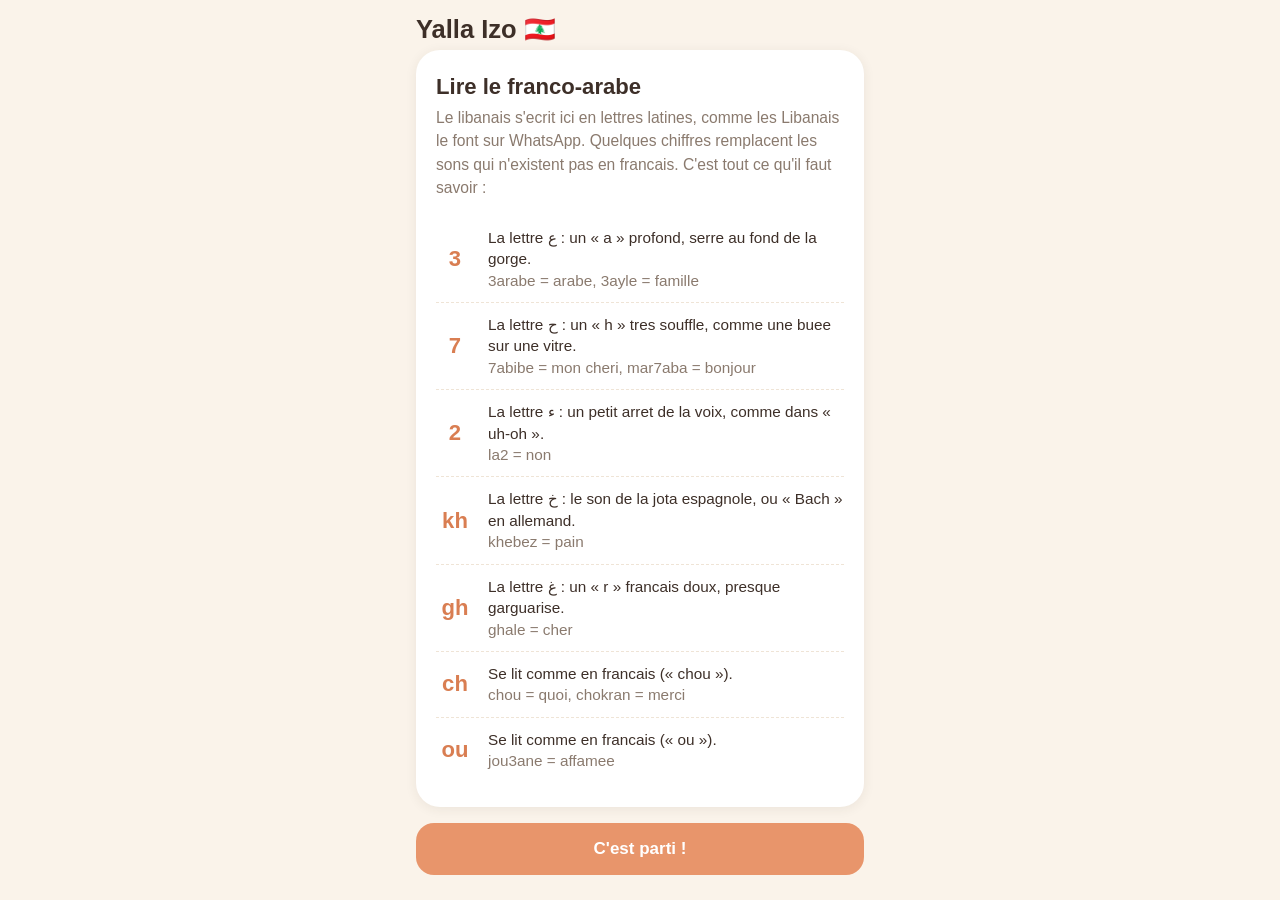
<file: index.html>
<!DOCTYPE html>
<html lang="fr">
<head>
  <meta charset="UTF-8">
  <meta name="viewport" content="width=device-width, initial-scale=1.0, viewport-fit=cover">
  <meta name="theme-color" content="#faf3ea">
  <meta name="apple-mobile-web-app-capable" content="yes">
  <meta name="apple-mobile-web-app-status-bar-style" content="default">
  <meta name="apple-mobile-web-app-title" content="Yalla Izo">
  <title>Yalla Izo, apprendre le libanais</title>
  <link rel="manifest" href="manifest.json">
  <link rel="apple-touch-icon" href="icons/icon-192.png">
  <link rel="stylesheet" href="styles.css">
</head>
<body>
  <div id="app">
    <!-- Les ecrans sont generes par app.js -->
  </div>
  <script src="data/phrases.js"></script>
  <script src="data/audio_manifest.js"></script>
  <script src="app.js"></script>
</body>
</html>
</file>
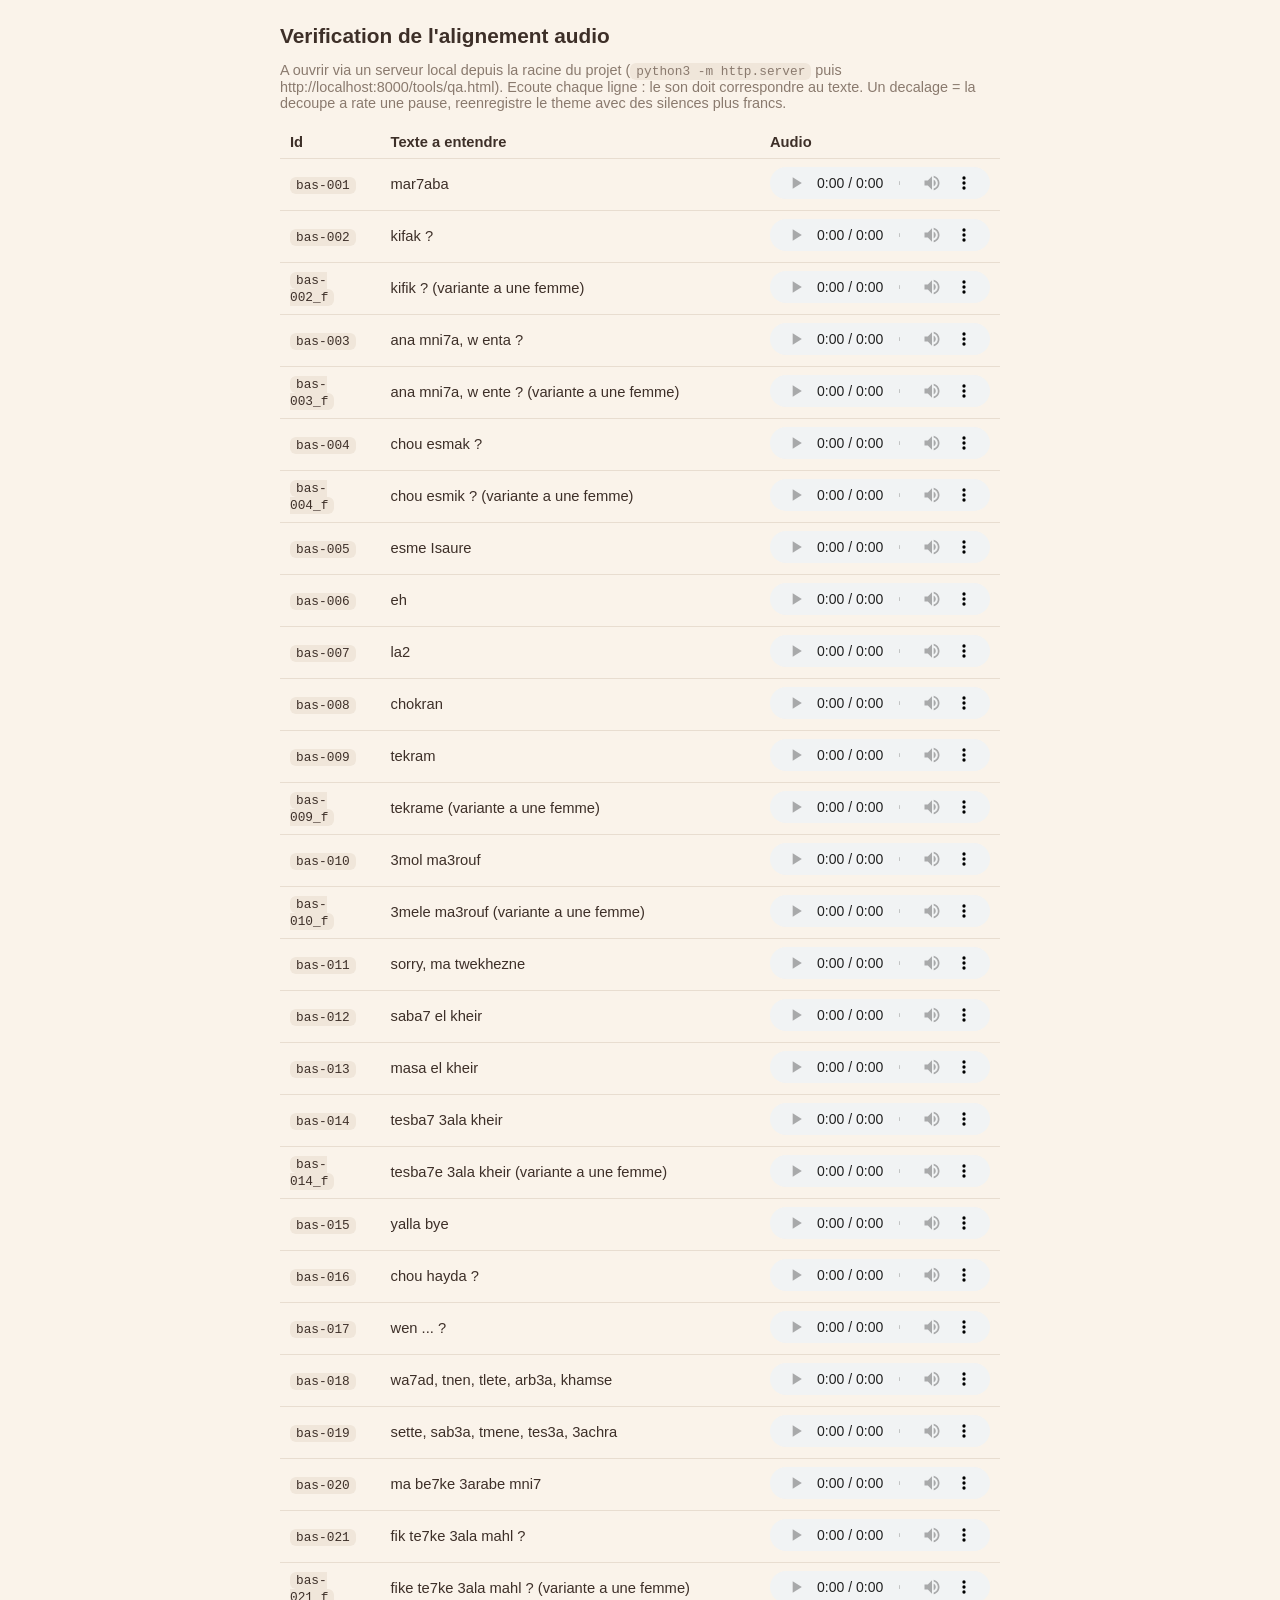
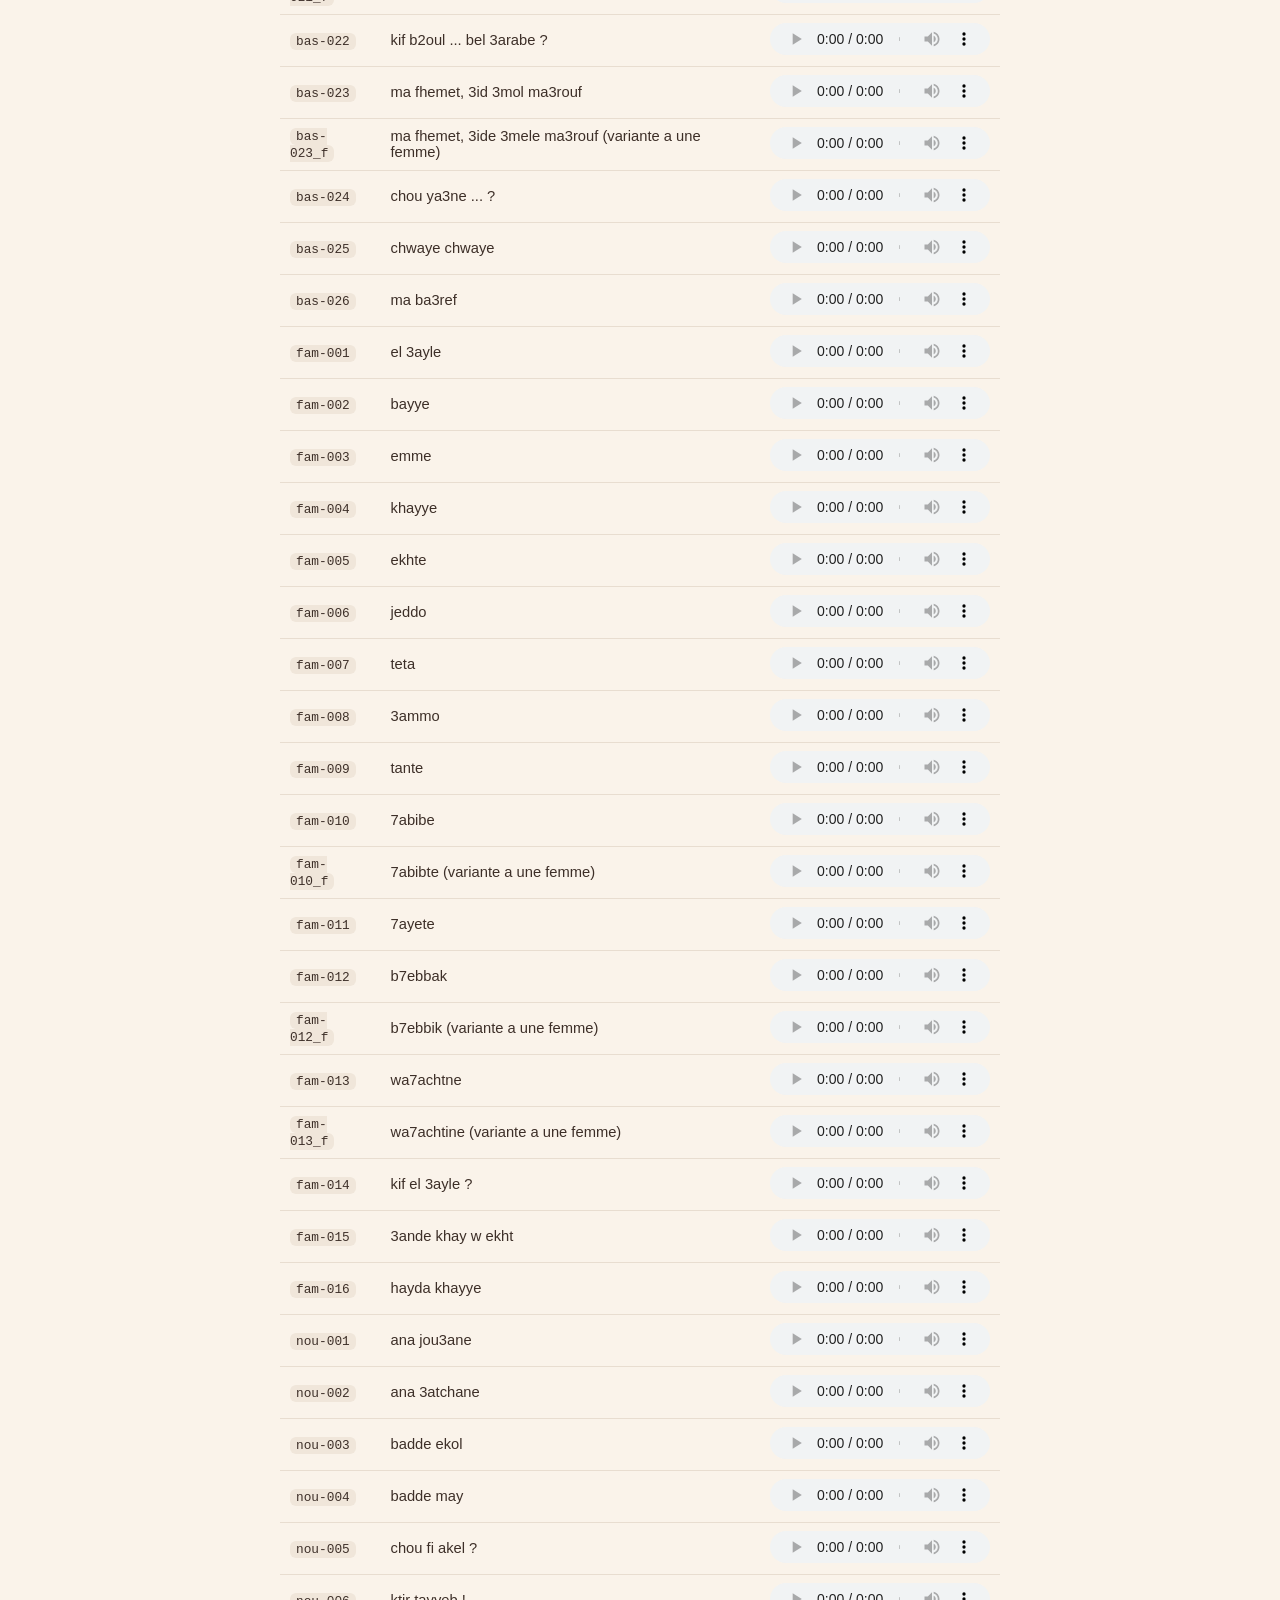
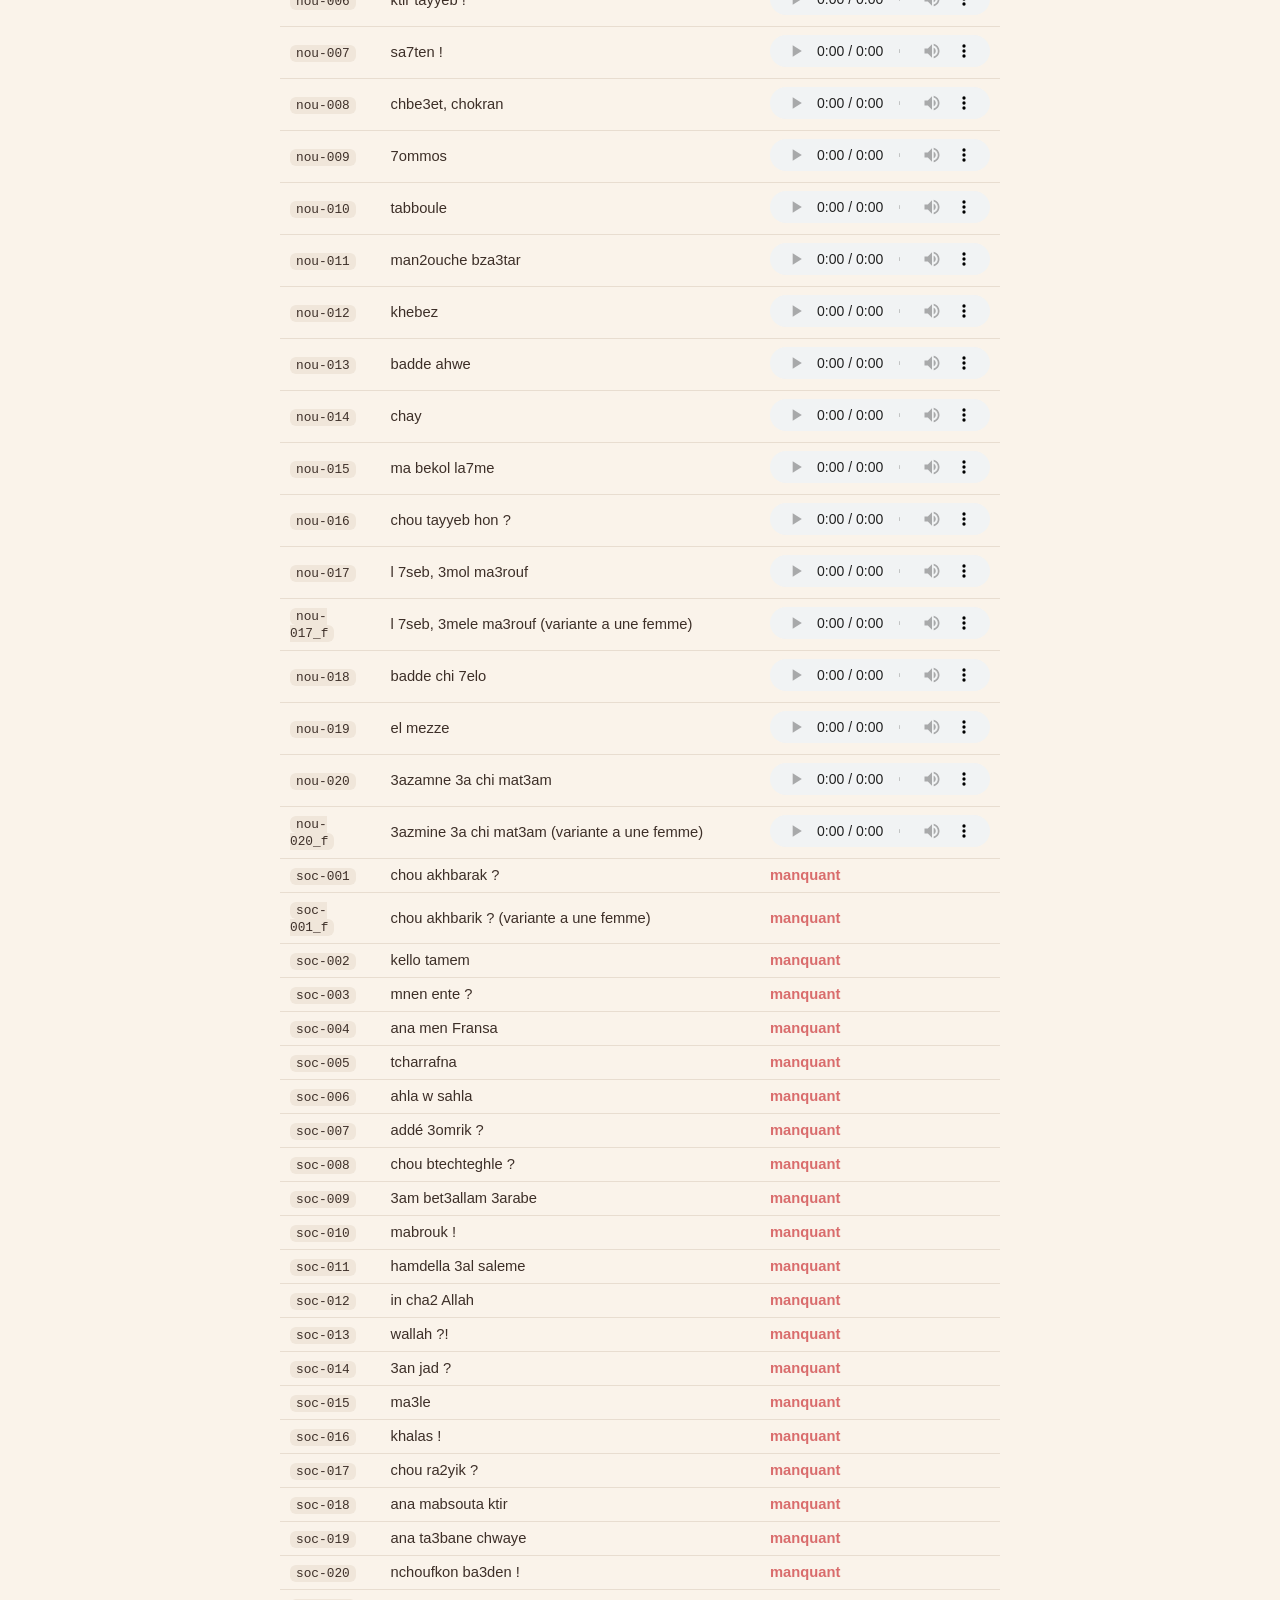
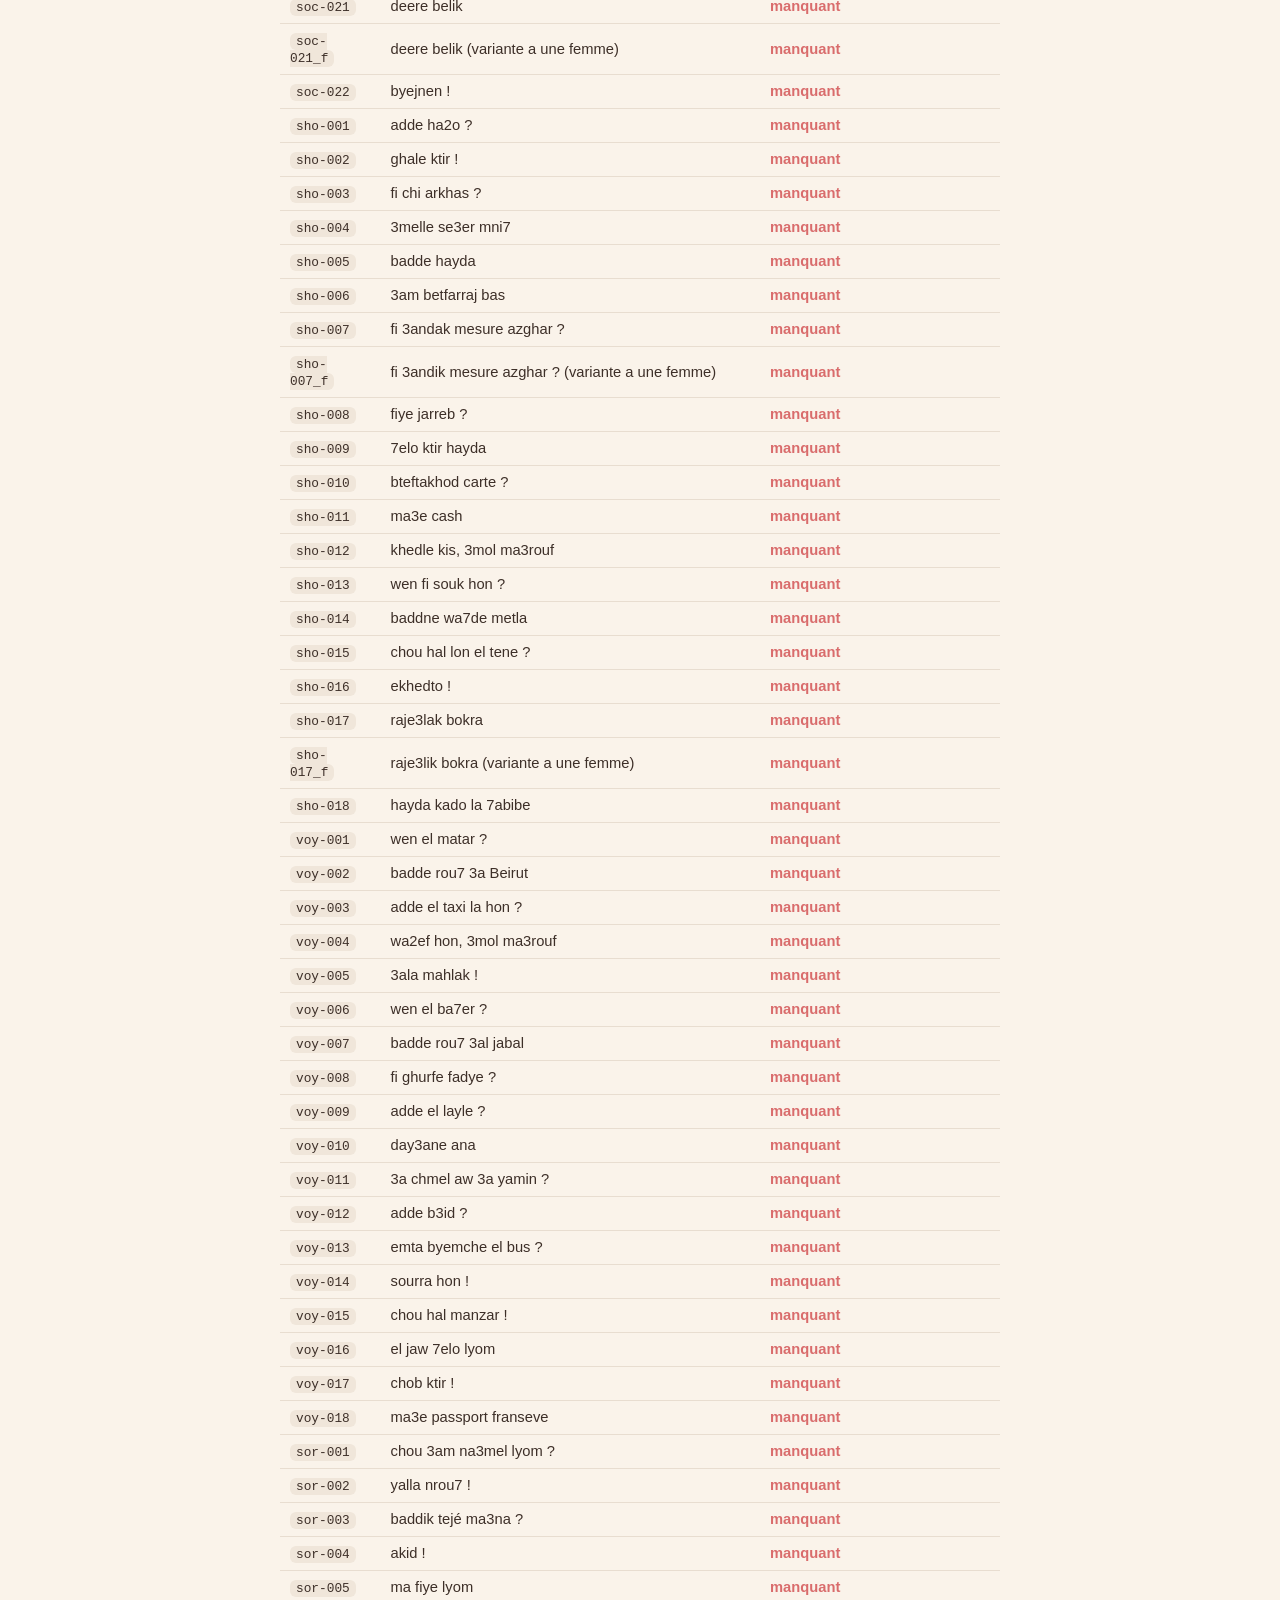
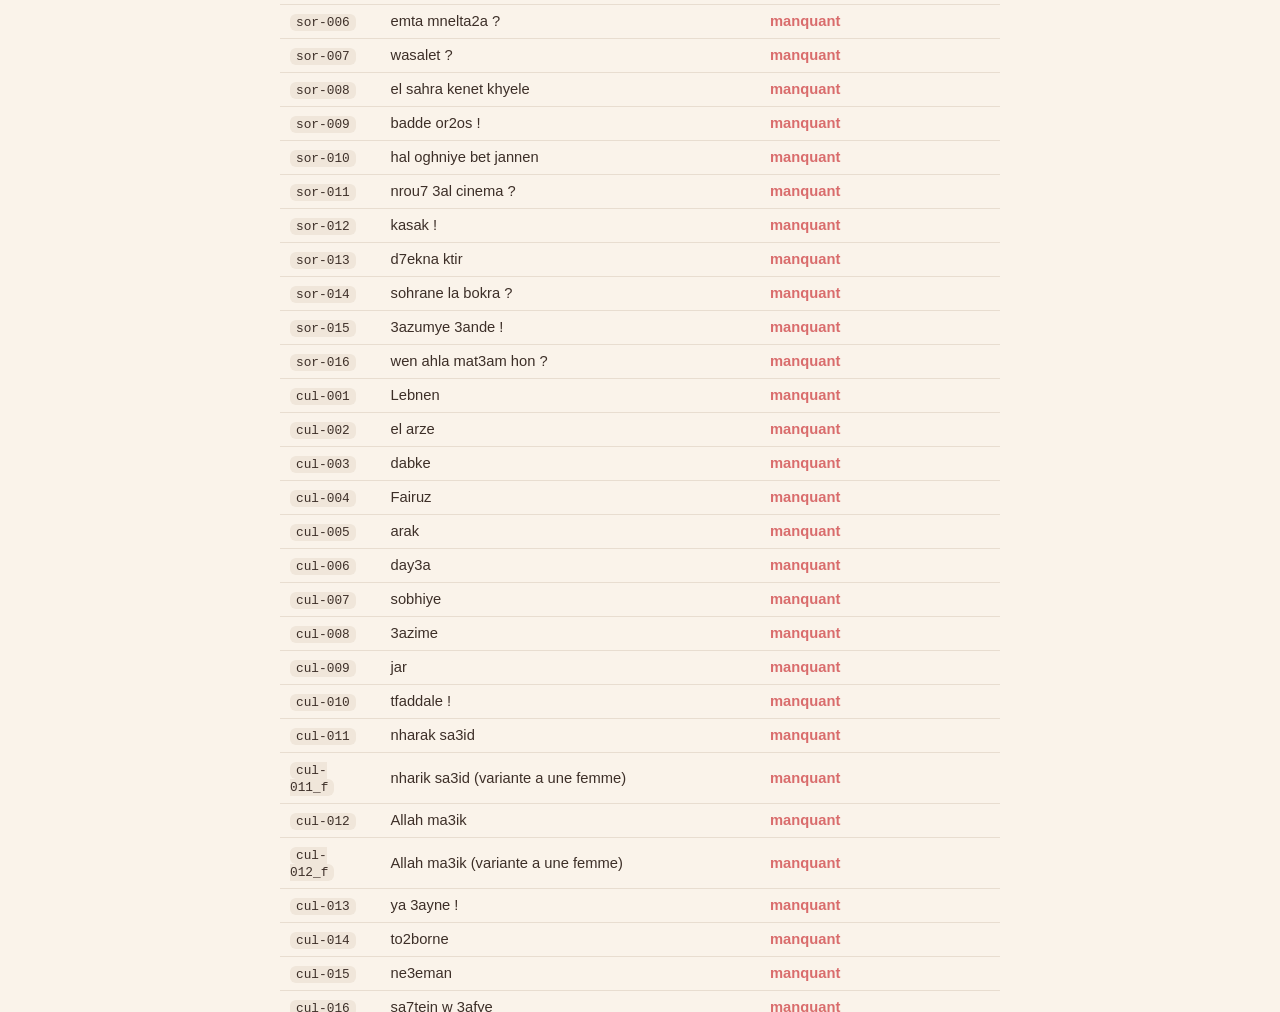
<file: tools/qa.html>
<!DOCTYPE html>
<html lang="fr">
<head>
  <meta charset="UTF-8">
  <meta name="viewport" content="width=device-width, initial-scale=1.0">
  <title>QA audio Yalla</title>
  <style>
    body { font-family: -apple-system, sans-serif; max-width: 720px; margin: 24px auto; padding: 0 16px; background: #faf3ea; color: #3d2f28; }
    h1 { font-size: 1.3rem; }
    p.aide { color: #8a7a6e; font-size: 0.9rem; }
    table { width: 100%; border-collapse: collapse; }
    td, th { padding: 8px 10px; border-bottom: 1px solid #e8ddd0; text-align: left; font-size: 0.92rem; }
    .manquant { color: #d96c6c; font-weight: 600; }
    audio { height: 32px; max-width: 220px; }
    code { background: #f0e6da; padding: 1px 6px; border-radius: 6px; font-size: 0.8rem; }
  </style>
</head>
<body>
  <h1>Verification de l'alignement audio</h1>
  <p class="aide">A ouvrir via un serveur local depuis la racine du projet
  (<code>python3 -m http.server</code> puis http://localhost:8000/tools/qa.html).
  Ecoute chaque ligne : le son doit correspondre au texte. Un decalage = la decoupe a rate une pause,
  reenregistre le theme avec des silences plus francs.</p>
  <table id="tableau"><tr><th>Id</th><th>Texte a entendre</th><th>Audio</th></tr></table>

  <script src="../data/phrases.js"></script>
  <script src="../data/audio_manifest.js"></script>
  <script>
    const tableau = document.getElementById("tableau");
    const lignes = [];
    for (const p of PHRASES) {
      lignes.push({ id: p.id, texte: p.franco });
      if (p.variantes && p.variantes.versF) lignes.push({ id: p.id + "_f", texte: p.variantes.versF + " (variante a une femme)" });
    }
    for (const l of lignes) {
      const tr = document.createElement("tr");
      const dispo = AUDIO_MANIFEST.includes(l.id);
      tr.innerHTML = "<td><code>" + l.id + "</code></td><td>" + l.texte + "</td><td>" +
        (dispo ? '<audio controls preload="metadata" src="../audio/' + l.id + '.m4a?v=' + Date.now() + '"></audio>' : '<span class="manquant">manquant</span>') +
        "</td>";
      tableau.appendChild(tr);
    }
  </script>
</body>
</html>
</file>
<file: styles.css>
/* Yalla : design mobile-first, chaleureux, mode clair */

:root {
  --fond: #faf3ea;
  --carte: #ffffff;
  --encre: #3d2f28;
  --encre-douce: #8a7a6e;
  --accent: #e8956b;
  --accent-fonce: #d97e52;
  --vert: #7ba05b;
  --rouge: #d96c6c;
  --or: #f0c869;
  --ombre: 0 2px 12px rgba(61, 47, 40, 0.08);
  --rayon: 18px;
}

* { margin: 0; padding: 0; box-sizing: border-box; -webkit-tap-highlight-color: transparent; }

html { font-size: 16px; }

body {
  font-family: -apple-system, BlinkMacSystemFont, "Segoe UI", Roboto, sans-serif;
  background: var(--fond);
  color: var(--encre);
  min-height: 100vh;
  min-height: 100dvh;
}

#app {
  max-width: 480px;
  margin: 0 auto;
  padding: env(safe-area-inset-top) 16px calc(24px + env(safe-area-inset-bottom));
  min-height: 100vh;
  min-height: 100dvh;
  display: flex;
  flex-direction: column;
}

button {
  font-family: inherit;
  font-size: 1rem;
  border: none;
  cursor: pointer;
  background: none;
  color: inherit;
}

/* ===== En-tete ===== */
.entete {
  display: flex;
  align-items: center;
  justify-content: space-between;
  padding: 14px 0 6px;
}
.entete h1 { font-size: 1.5rem; }
.entete .retour {
  font-size: 1rem;
  color: var(--accent-fonce);
  font-weight: 600;
  padding: 8px 12px 8px 0;
}
.streak {
  background: var(--carte);
  border-radius: 999px;
  padding: 6px 14px;
  font-weight: 700;
  box-shadow: var(--ombre);
  font-size: 0.95rem;
}

/* ===== Accueil ===== */
.salutation { font-size: 1.05rem; color: var(--encre-douce); margin: 4px 0 18px; }

.bouton-principal {
  display: block;
  width: 100%;
  background: linear-gradient(135deg, var(--accent), var(--accent-fonce));
  color: #fff;
  border-radius: var(--rayon);
  padding: 22px 20px;
  text-align: left;
  box-shadow: 0 6px 20px rgba(217, 126, 82, 0.35);
  margin-bottom: 12px;
}
.bouton-principal .titre { font-size: 1.3rem; font-weight: 800; }
.bouton-principal .sous-titre { font-size: 0.9rem; opacity: 0.9; margin-top: 4px; }

.grille-modes {
  display: grid;
  grid-template-columns: 1fr 1fr;
  gap: 10px;
  margin-bottom: 22px;
}
.carte-mode {
  background: var(--carte);
  border-radius: var(--rayon);
  padding: 16px 14px;
  text-align: left;
  box-shadow: var(--ombre);
}
.carte-mode .emoji { font-size: 1.5rem; }
.carte-mode .titre { font-weight: 700; margin-top: 6px; font-size: 0.98rem; }
.carte-mode .sous-titre { font-size: 0.78rem; color: var(--encre-douce); margin-top: 2px; line-height: 1.3; }

.section-titre {
  font-size: 0.85rem;
  text-transform: uppercase;
  letter-spacing: 0.08em;
  color: var(--encre-douce);
  margin: 6px 0 10px;
  font-weight: 700;
}

.liste-themes { display: flex; flex-direction: column; gap: 8px; margin-bottom: 20px; }
.carte-theme {
  display: flex;
  align-items: center;
  gap: 12px;
  background: var(--carte);
  border-radius: var(--rayon);
  padding: 14px 16px;
  box-shadow: var(--ombre);
  text-align: left;
  width: 100%;
}
.carte-theme .emoji {
  font-size: 1.4rem;
  width: 44px; height: 44px;
  border-radius: 12px;
  display: flex; align-items: center; justify-content: center;
  flex-shrink: 0;
}
.carte-theme .infos { flex: 1; min-width: 0; }
.carte-theme .nom { font-weight: 700; }
.carte-theme .detail { font-size: 0.8rem; color: var(--encre-douce); margin-top: 2px; }
.carte-theme.bientot { opacity: 0.45; }
.barre-progression {
  height: 5px;
  background: #f0e6da;
  border-radius: 99px;
  margin-top: 7px;
  overflow: hidden;
}
.barre-progression .remplie { height: 100%; border-radius: 99px; transition: width 0.4s; }

.pied-liens {
  display: flex;
  justify-content: center;
  gap: 18px;
  padding: 8px 0;
  flex-wrap: wrap;
}
.pied-liens button {
  color: var(--encre-douce);
  font-size: 0.85rem;
  text-decoration: underline;
  padding: 6px;
}

/* ===== Ecran carte (flashcard) ===== */
.ecran-exercice { display: flex; flex-direction: column; flex: 1; }
.bandeau-mode {
  text-align: center;
  font-size: 0.85rem;
  color: var(--encre-douce);
  margin-bottom: 10px;
  line-height: 1.4;
}
.bandeau-mode strong { color: var(--encre); }

.compteur { text-align: center; font-size: 0.8rem; color: var(--encre-douce); margin-bottom: 8px; }

.flashcard {
  background: var(--carte);
  border-radius: 24px;
  box-shadow: var(--ombre);
  padding: 34px 22px;
  text-align: center;
  flex: 1;
  display: flex;
  flex-direction: column;
  justify-content: center;
  gap: 14px;
  min-height: 300px;
}
.flashcard .franco { font-size: 1.7rem; font-weight: 800; line-height: 1.25; }
.flashcard .arabe {
  font-size: 1.5rem;
  color: var(--encre-douce);
  direction: rtl;
  font-family: "Geeza Pro", "Damascus", serif;
}
.flashcard .francais { font-size: 1.15rem; color: var(--encre); }
.flashcard .invite { font-size: 1rem; color: var(--encre-douce); }
.flashcard .variante {
  font-size: 0.88rem;
  color: var(--encre-douce);
  background: var(--fond);
  border-radius: 12px;
  padding: 8px 12px;
  display: inline-block;
}
.flashcard .note {
  font-size: 0.88rem;
  color: var(--encre-douce);
  line-height: 1.45;
  border-top: 1px dashed #e8ddd0;
  padding-top: 12px;
}
.badge-genre {
  display: inline-block;
  font-size: 0.72rem;
  font-weight: 700;
  color: #b0567a;
  background: #fbe9f0;
  border-radius: 99px;
  padding: 3px 10px;
  align-self: center;
}

.bouton-audio {
  width: 58px; height: 58px;
  border-radius: 50%;
  background: var(--accent);
  color: #fff;
  font-size: 1.4rem;
  margin: 0 auto;
  box-shadow: 0 4px 12px rgba(217, 126, 82, 0.35);
  display: flex; align-items: center; justify-content: center;
}
.bouton-audio.petit { width: 44px; height: 44px; font-size: 1.1rem; }
.bouton-audio:active { transform: scale(0.94); }

.actions-bas { display: flex; gap: 10px; margin-top: 16px; }
.actions-bas button {
  flex: 1;
  border-radius: var(--rayon);
  padding: 16px;
  font-weight: 700;
  font-size: 1rem;
}
.btn-reveler { background: var(--encre); color: #fff; }
.btn-savais { background: var(--vert); color: #fff; }
.btn-pas-encore { background: var(--rouge); color: #fff; }
.btn-neutre { background: var(--carte); color: var(--encre); box-shadow: var(--ombre); }
.btn-plein { background: var(--accent); color: #fff; width: 100%; border-radius: var(--rayon); padding: 16px; font-weight: 700; }

/* ===== QCM ===== */
.question-quiz {
  background: var(--carte);
  border-radius: 24px;
  box-shadow: var(--ombre);
  padding: 30px 22px;
  text-align: center;
  margin-bottom: 16px;
}
.question-quiz .texte { font-size: 1.4rem; font-weight: 800; line-height: 1.3; }
.choix { display: flex; flex-direction: column; gap: 10px; }
.choix button {
  background: var(--carte);
  border-radius: var(--rayon);
  padding: 15px 16px;
  box-shadow: var(--ombre);
  font-size: 1.05rem;
  text-align: center;
  border: 2px solid transparent;
}
.choix button.bon { border-color: var(--vert); background: #eef5e6; }
.choix button.mauvais { border-color: var(--rouge); background: #fbecec; }

/* ===== Mode ecriture ===== */
.champ-ecriture {
  width: 100%;
  font-family: inherit;
  font-size: 1.15rem;
  padding: 15px 16px;
  border: 2px solid #e8ddd0;
  border-radius: var(--rayon);
  background: var(--carte);
  color: var(--encre);
  outline: none;
}
.champ-ecriture:focus { border-color: var(--accent); }
.verdict { font-weight: 800; font-size: 1.1rem; }
.verdict.bon { color: var(--vert); }
.verdict.presque { color: var(--or); }
.verdict.faux { color: var(--rouge); }
.ta-reponse { font-size: 0.9rem; color: var(--encre-douce); text-decoration: line-through; }

/* ===== Fin de session ===== */
.ecran-fin { text-align: center; padding: 40px 10px; flex: 1; display: flex; flex-direction: column; justify-content: center; gap: 14px; }
.ecran-fin .gros-emoji { font-size: 3.5rem; }
.ecran-fin h2 { font-size: 1.5rem; }
.ecran-fin p { color: var(--encre-douce); line-height: 1.5; }

/* ===== Guide ===== */
.guide { background: var(--carte); border-radius: 24px; box-shadow: var(--ombre); padding: 24px 20px; margin-bottom: 16px; }
.guide h2 { font-size: 1.3rem; margin-bottom: 6px; }
.guide .intro { color: var(--encre-douce); font-size: 0.92rem; line-height: 1.5; margin-bottom: 16px; }
.ligne-guide {
  display: flex;
  align-items: center;
  gap: 14px;
  padding: 11px 0;
  border-bottom: 1px dashed #efe4d6;
}
.ligne-guide:last-child { border-bottom: none; }
.ligne-guide .symbole {
  font-size: 1.3rem;
  font-weight: 800;
  color: var(--accent-fonce);
  width: 38px;
  text-align: center;
  flex-shrink: 0;
}
.ligne-guide .explication { font-size: 0.9rem; line-height: 1.4; }
.ligne-guide .explication .exemple { color: var(--encre-douce); }

/* ===== Liste de phrases d'un theme ===== */
.liste-phrases { display: flex; flex-direction: column; gap: 8px; }
.carte-phrase {
  background: var(--carte);
  border-radius: var(--rayon);
  padding: 14px 16px;
  box-shadow: var(--ombre);
  display: flex;
  align-items: center;
  gap: 12px;
}
.carte-phrase .textes { flex: 1; min-width: 0; }
.carte-phrase .franco { font-weight: 700; }
.carte-phrase .francais { font-size: 0.85rem; color: var(--encre-douce); margin-top: 2px; }
.carte-phrase .arabe { font-size: 0.95rem; color: var(--encre-douce); direction: rtl; text-align: right; margin-top: 2px; }
.carte-phrase .boite {
  font-size: 0.7rem;
  color: var(--encre-douce);
  background: var(--fond);
  border-radius: 99px;
  padding: 3px 8px;
  flex-shrink: 0;
}

/* ===== Divers ===== */
.toast {
  position: fixed;
  bottom: 28px;
  left: 50%;
  transform: translateX(-50%);
  background: var(--encre);
  color: #fff;
  padding: 10px 18px;
  border-radius: 99px;
  font-size: 0.88rem;
  z-index: 50;
  max-width: 90vw;
  text-align: center;
  animation: apparait 0.25s;
}
@keyframes apparait { from { opacity: 0; transform: translate(-50%, 8px); } to { opacity: 1; transform: translate(-50%, 0); } }

.toggle-arabe {
  display: flex;
  align-items: center;
  justify-content: center;
  gap: 8px;
  font-size: 0.85rem;
  color: var(--encre-douce);
  padding: 8px;
  margin-bottom: 4px;
}

.zone-shadowing { display: flex; justify-content: center; gap: 14px; margin-top: 10px; }
.zone-shadowing .bouton-audio.enregistre { background: var(--rouge); }

.progression-telechargement {
  background: var(--carte);
  border-radius: var(--rayon);
  padding: 16px;
  box-shadow: var(--ombre);
  margin-bottom: 12px;
  font-size: 0.9rem;
}

@media (min-width: 480px) {
  html { font-size: 17px; }
}
</file>
